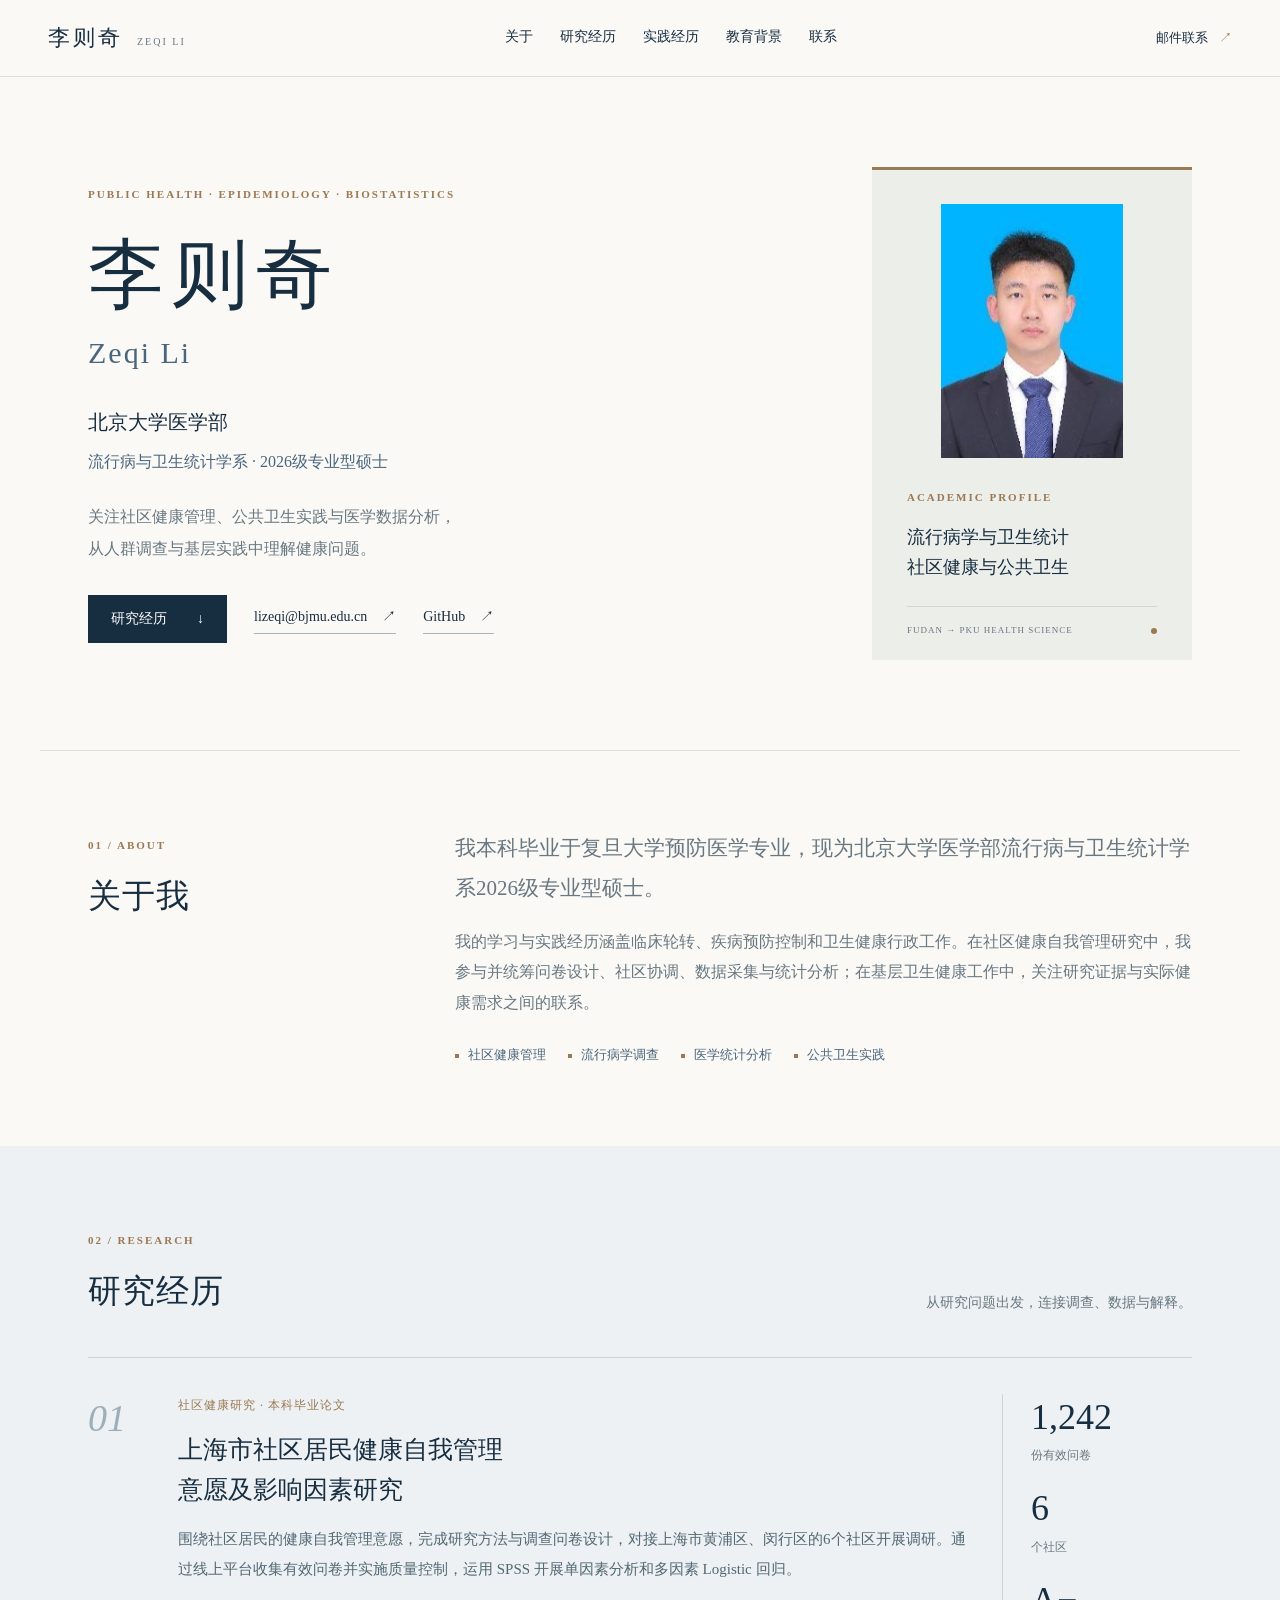
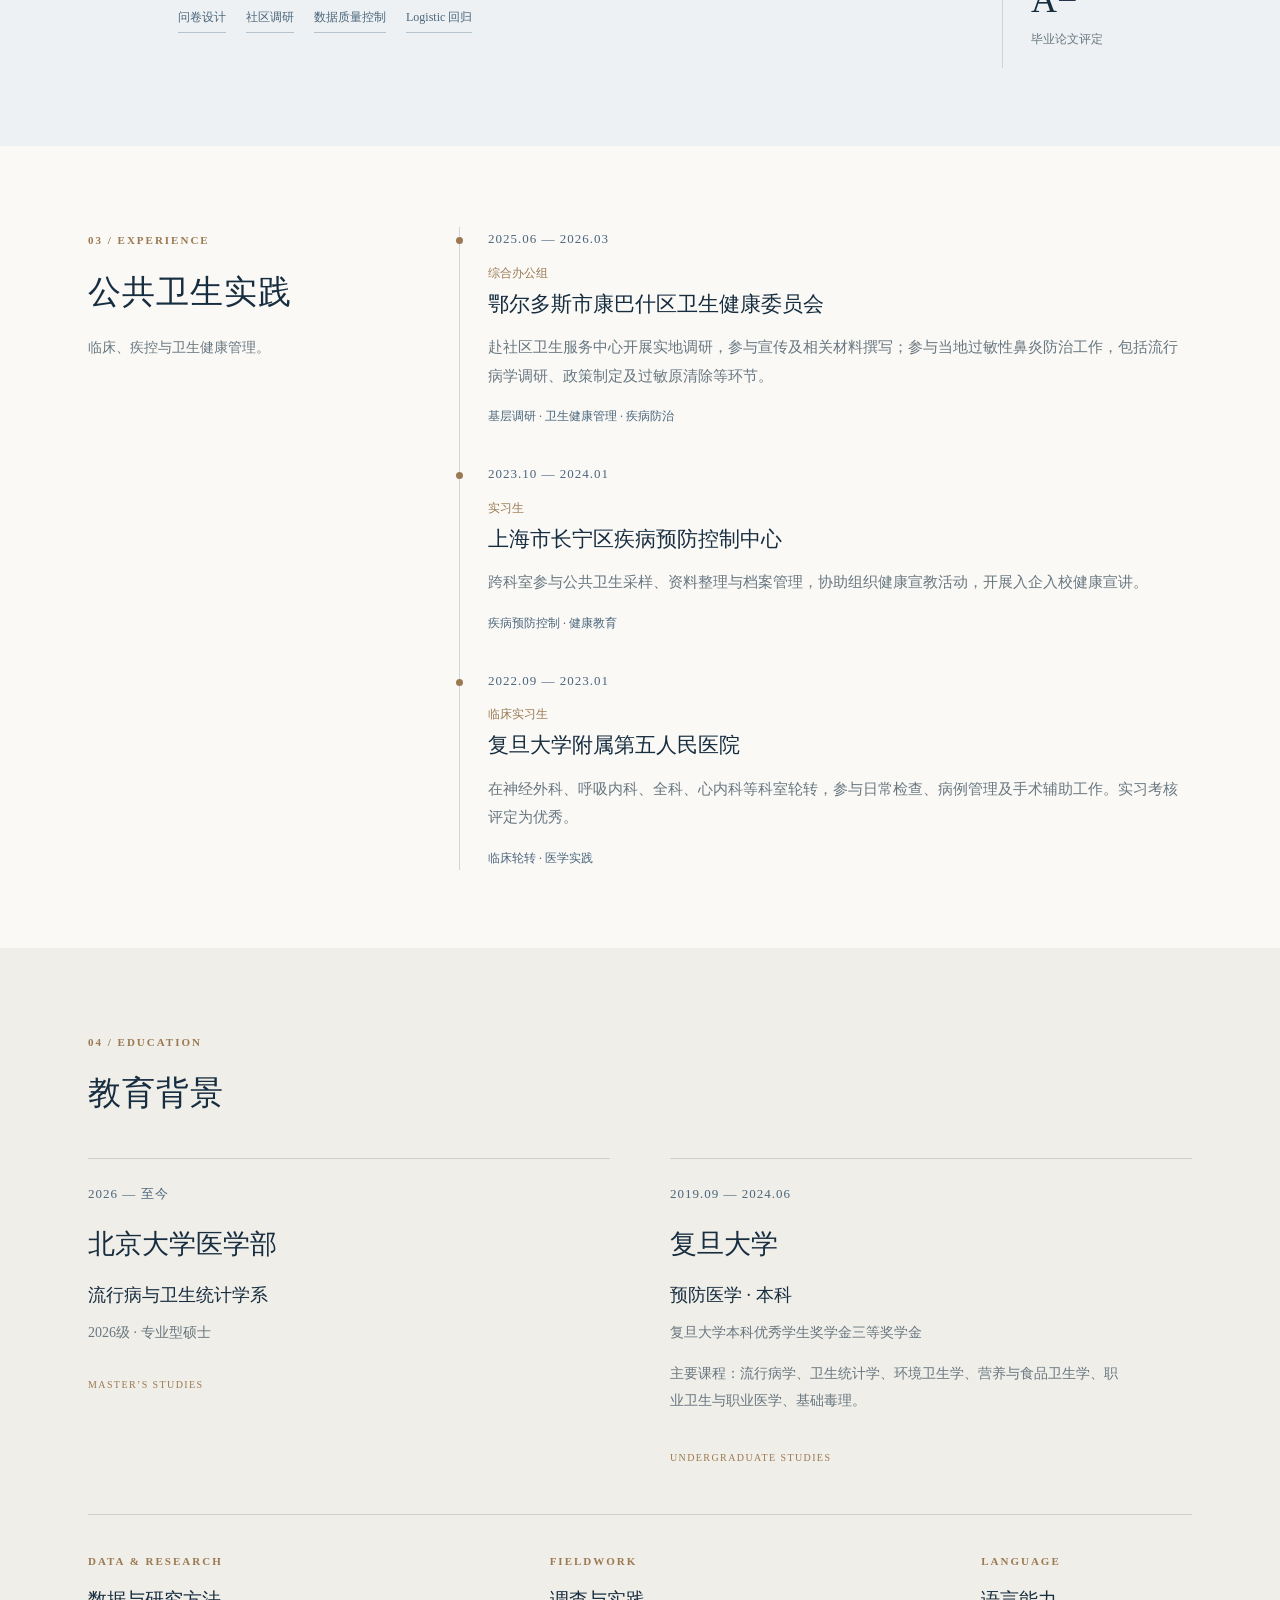
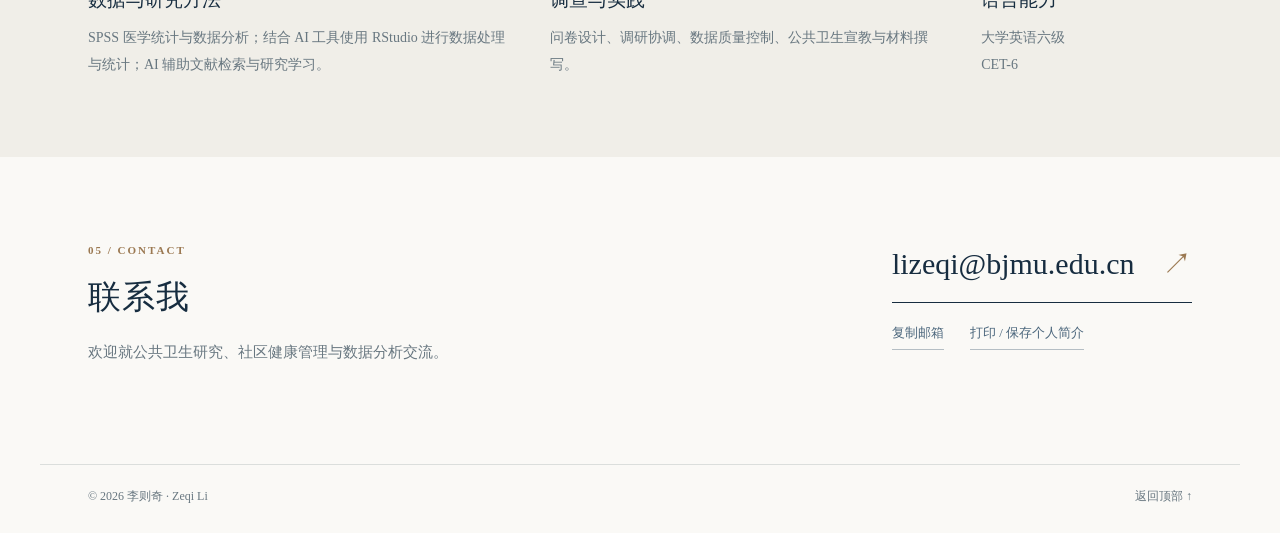
<file: index.html>
<!doctype html>
<html lang="zh-CN"><head><meta charset="utf-8"><meta name="viewport" content="width=device-width,initial-scale=1"><meta name="description" content="李则奇的个人主页。北京大学医学部流行病与卫生统计学系2026级专业型硕士，关注社区健康管理、公共卫生实践与医学数据分析。"><meta name="theme-color" content="#172d40"><title>李则奇 | Zeqi Li</title><link rel="icon" href="assets/favicon.svg" type="image/svg+xml"><link rel="stylesheet" href="style.css"></head>
<body><a href="#main" class="skip">跳到正文</a><header class="site-header"><a href="#top" class="wordmark" aria-label="李则奇 首页">李则奇<span>ZEQI LI</span></a><nav aria-label="主要导航"><a href="#about">关于</a><a href="#research">研究经历</a><a href="#experience">实践经历</a><a href="#education">教育背景</a><a href="#contact">联系</a></nav><a class="header-contact" href="mailto:lizeqi@bjmu.edu.cn">邮件联系 <span>↗</span></a></header>
<main id="main"><section id="top" class="hero container"><div class="hero-main"><p class="eyebrow">PUBLIC HEALTH · EPIDEMIOLOGY · BIOSTATISTICS</p><h1>李则奇<span>Zeqi Li</span></h1><p class="affiliation">北京大学医学部<br><span>流行病与卫生统计学系 · 2026级专业型硕士</span></p><p class="hero-description">关注社区健康管理、公共卫生实践与医学数据分析，<br class="desktop-break">从人群调查与基层实践中理解健康问题。</p><div class="hero-actions"><a class="button primary" href="#research">研究经历 <span>↓</span></a><a class="text-link" href="mailto:lizeqi@bjmu.edu.cn">lizeqi@bjmu.edu.cn <span>↗</span></a><a class="text-link" href="https://github.com/li1210597157-blip">GitHub <span aria-hidden="true">↗</span></a></div></div><aside class="profile-panel" aria-label="个人简介"><div class="portrait-wrap"><img src="assets/portrait.jpg" width="203" height="284" alt="李则奇的个人照片"></div><div class="profile-caption"><span class="small-label">ACADEMIC PROFILE</span><p>流行病学与卫生统计<br>社区健康与公共卫生</p></div><div class="profile-foot"><span>FUDAN → PKU HEALTH SCIENCE</span><i aria-hidden="true"></i></div></aside></section>
<section id="about" class="container about section"><div class="section-index"><span>01 / ABOUT</span><h2>关于我</h2></div><div class="about-content"><p class="intro">我本科毕业于复旦大学预防医学专业，现为北京大学医学部流行病与卫生统计学系2026级专业型硕士。</p><p>我的学习与实践经历涵盖临床轮转、疾病预防控制和卫生健康行政工作。在社区健康自我管理研究中，我参与并统筹问卷设计、社区协调、数据采集与统计分析；在基层卫生健康工作中，关注研究证据与实际健康需求之间的联系。</p><div class="focus-list" aria-label="关注方向"><span>社区健康管理</span><span>流行病学调查</span><span>医学统计分析</span><span>公共卫生实践</span></div></div></section>
<section id="research" class="research-band"><div class="container section"><div class="section-top"><div class="section-index"><span>02 / RESEARCH</span><h2>研究经历</h2></div><p class="section-note">从研究问题出发，连接调查、数据与解释。</p></div><article class="research-project"><div class="project-number">01</div><div class="project-main"><p class="project-type">社区健康研究 · 本科毕业论文</p><h3>上海市社区居民健康自我管理<br class="desktop-break">意愿及影响因素研究</h3><p>围绕社区居民的健康自我管理意愿，完成研究方法与调查问卷设计，对接上海市黄浦区、闵行区的6个社区开展调研。通过线上平台收集有效问卷并实施质量控制，运用 SPSS 开展单因素分析和多因素 Logistic 回归。</p><div class="project-methods"><span>问卷设计</span><span>社区调研</span><span>数据质量控制</span><span>Logistic 回归</span></div></div><aside class="project-facts"><div><strong>1,242</strong><span>份有效问卷</span></div><div><strong>6</strong><span>个社区</span></div><div><strong>A−</strong><span>毕业论文评定</span></div></aside></article></div></section>
<section id="experience" class="container section experience"><div class="section-index"><span>03 / EXPERIENCE</span><h2>公共卫生实践</h2><p class="section-note">临床、疾控与卫生健康管理。</p></div><div class="timeline"><article><div class="time">2025.06 — 2026.03</div><div class="timeline-content"><p class="role">综合办公组</p><h3>鄂尔多斯市康巴什区卫生健康委员会</h3><p>赴社区卫生服务中心开展实地调研，参与宣传及相关材料撰写；参与当地过敏性鼻炎防治工作，包括流行病学调研、政策制定及过敏原清除等环节。</p><span class="experience-tag">基层调研 · 卫生健康管理 · 疾病防治</span></div></article><article><div class="time">2023.10 — 2024.01</div><div class="timeline-content"><p class="role">实习生</p><h3>上海市长宁区疾病预防控制中心</h3><p>跨科室参与公共卫生采样、资料整理与档案管理，协助组织健康宣教活动，开展入企入校健康宣讲。</p><span class="experience-tag">疾病预防控制 · 健康教育</span></div></article><article><div class="time">2022.09 — 2023.01</div><div class="timeline-content"><p class="role">临床实习生</p><h3>复旦大学附属第五人民医院</h3><p>在神经外科、呼吸内科、全科、心内科等科室轮转，参与日常检查、病例管理及手术辅助工作。实习考核评定为优秀。</p><span class="experience-tag">临床轮转 · 医学实践</span></div></article></div></section>
<section id="education" class="education-band"><div class="container section"><div class="section-top"><div class="section-index"><span>04 / EDUCATION</span><h2>教育背景</h2></div></div><div class="education-grid"><article class="education-item"><p class="education-date">2026 — 至今</p><h3>北京大学医学部</h3><p class="degree">流行病与卫生统计学系</p><p class="muted">2026级 · 专业型硕士</p><span class="education-label">MASTER’S STUDIES</span></article><article class="education-item"><p class="education-date">2019.09 — 2024.06</p><h3>复旦大学</h3><p class="degree">预防医学 · 本科</p><p class="muted">复旦大学本科优秀学生奖学金三等奖学金</p><p class="courses">主要课程：流行病学、卫生统计学、环境卫生学、营养与食品卫生学、职业卫生与职业医学、基础毒理。</p><span class="education-label">UNDERGRADUATE STUDIES</span></article></div><div class="skills"><div><span class="small-label">DATA & RESEARCH</span><h3>数据与研究方法</h3><p>SPSS 医学统计与数据分析；结合 AI 工具使用 RStudio 进行数据处理与统计；AI 辅助文献检索与研究学习。</p></div><div><span class="small-label">FIELDWORK</span><h3>调查与实践</h3><p>问卷设计、调研协调、数据质量控制、公共卫生宣教与材料撰写。</p></div><div><span class="small-label">LANGUAGE</span><h3>语言能力</h3><p>大学英语六级<br>CET-6</p></div></div></div></section>
<section id="contact" class="container section contact"><div><p class="eyebrow">05 / CONTACT</p><h2>联系我</h2><p>欢迎就公共卫生研究、社区健康管理与数据分析交流。</p></div><div class="contact-details"><a class="email-link" href="mailto:lizeqi@bjmu.edu.cn">lizeqi@bjmu.edu.cn <span>↗</span></a><div class="contact-actions"><button id="copy-email" type="button">复制邮箱</button><button id="print-profile" type="button">打印 / 保存个人简介</button></div><p id="copy-status" role="status" aria-live="polite"></p></div></section></main><footer class="container"><span>© 2026 李则奇 · Zeqi Li</span><a href="#top">返回顶部 ↑</a></footer><script src="app.js"></script></body></html>
</file>
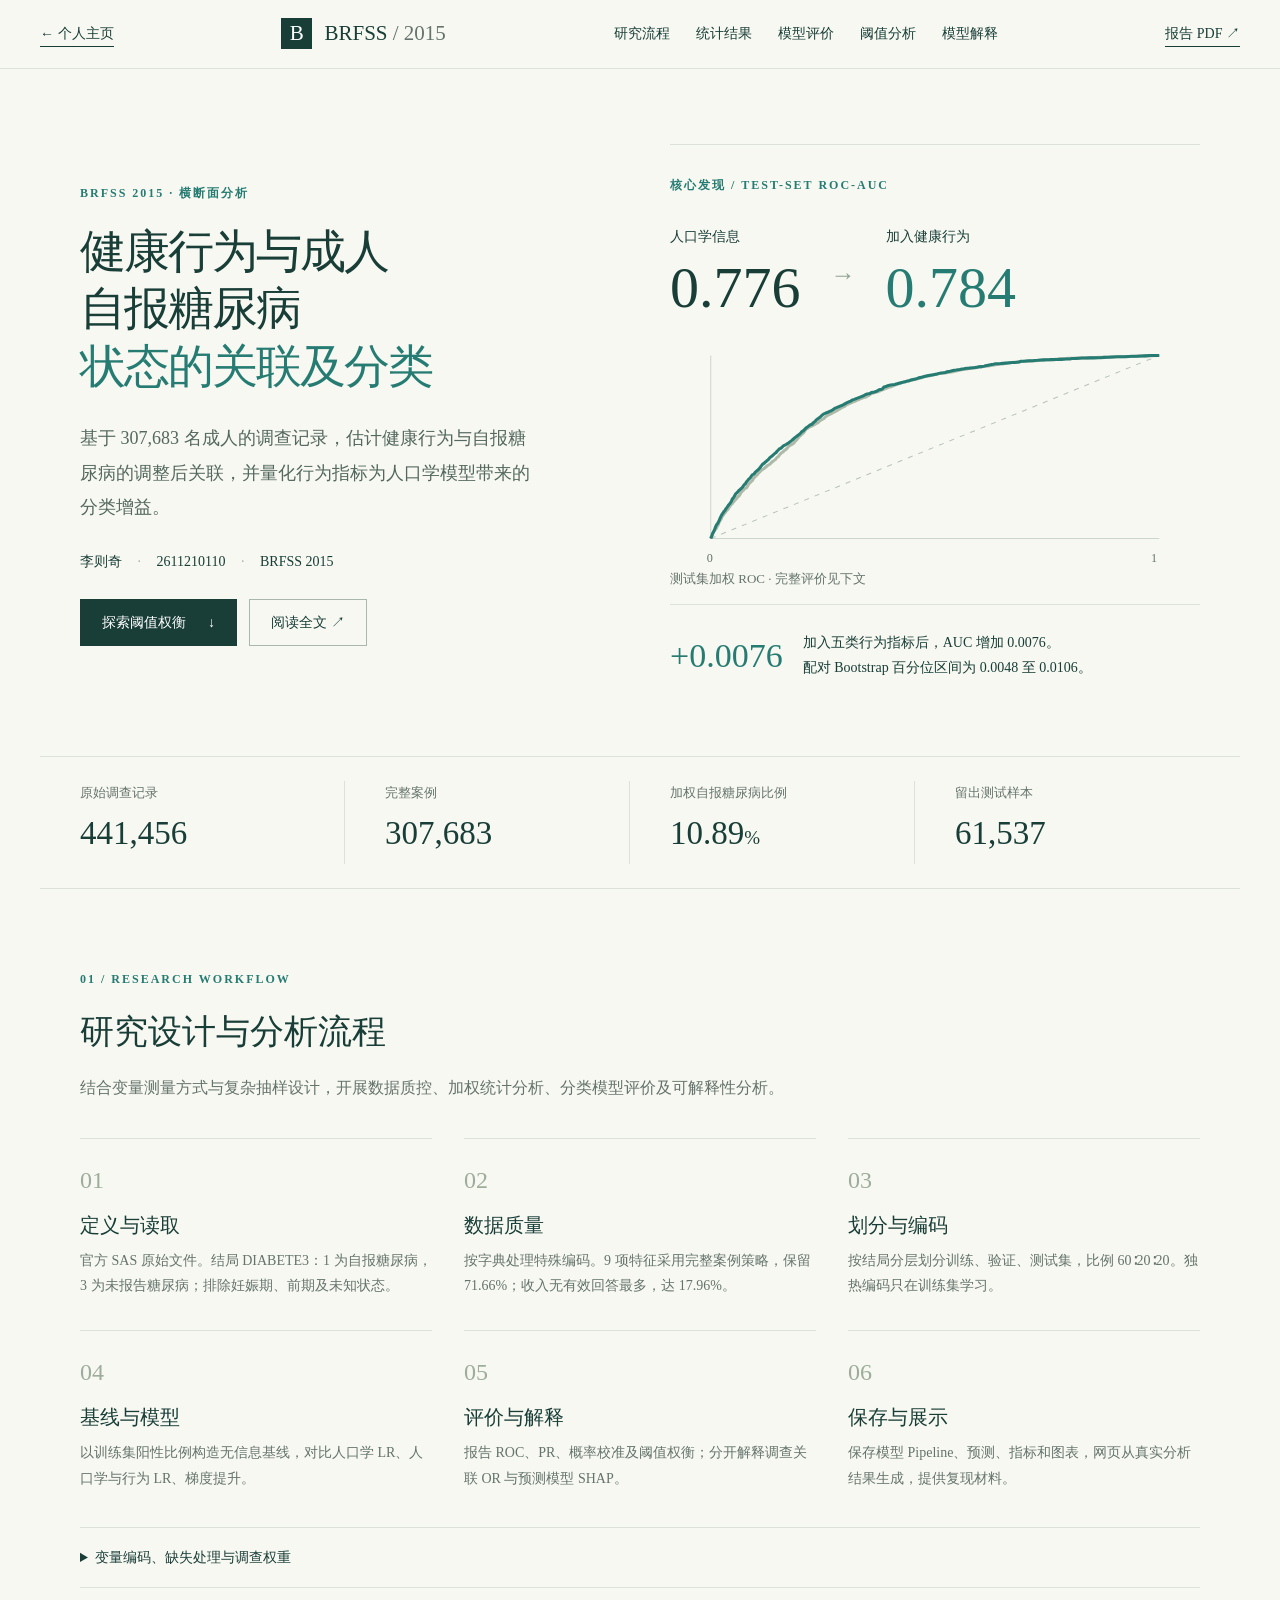
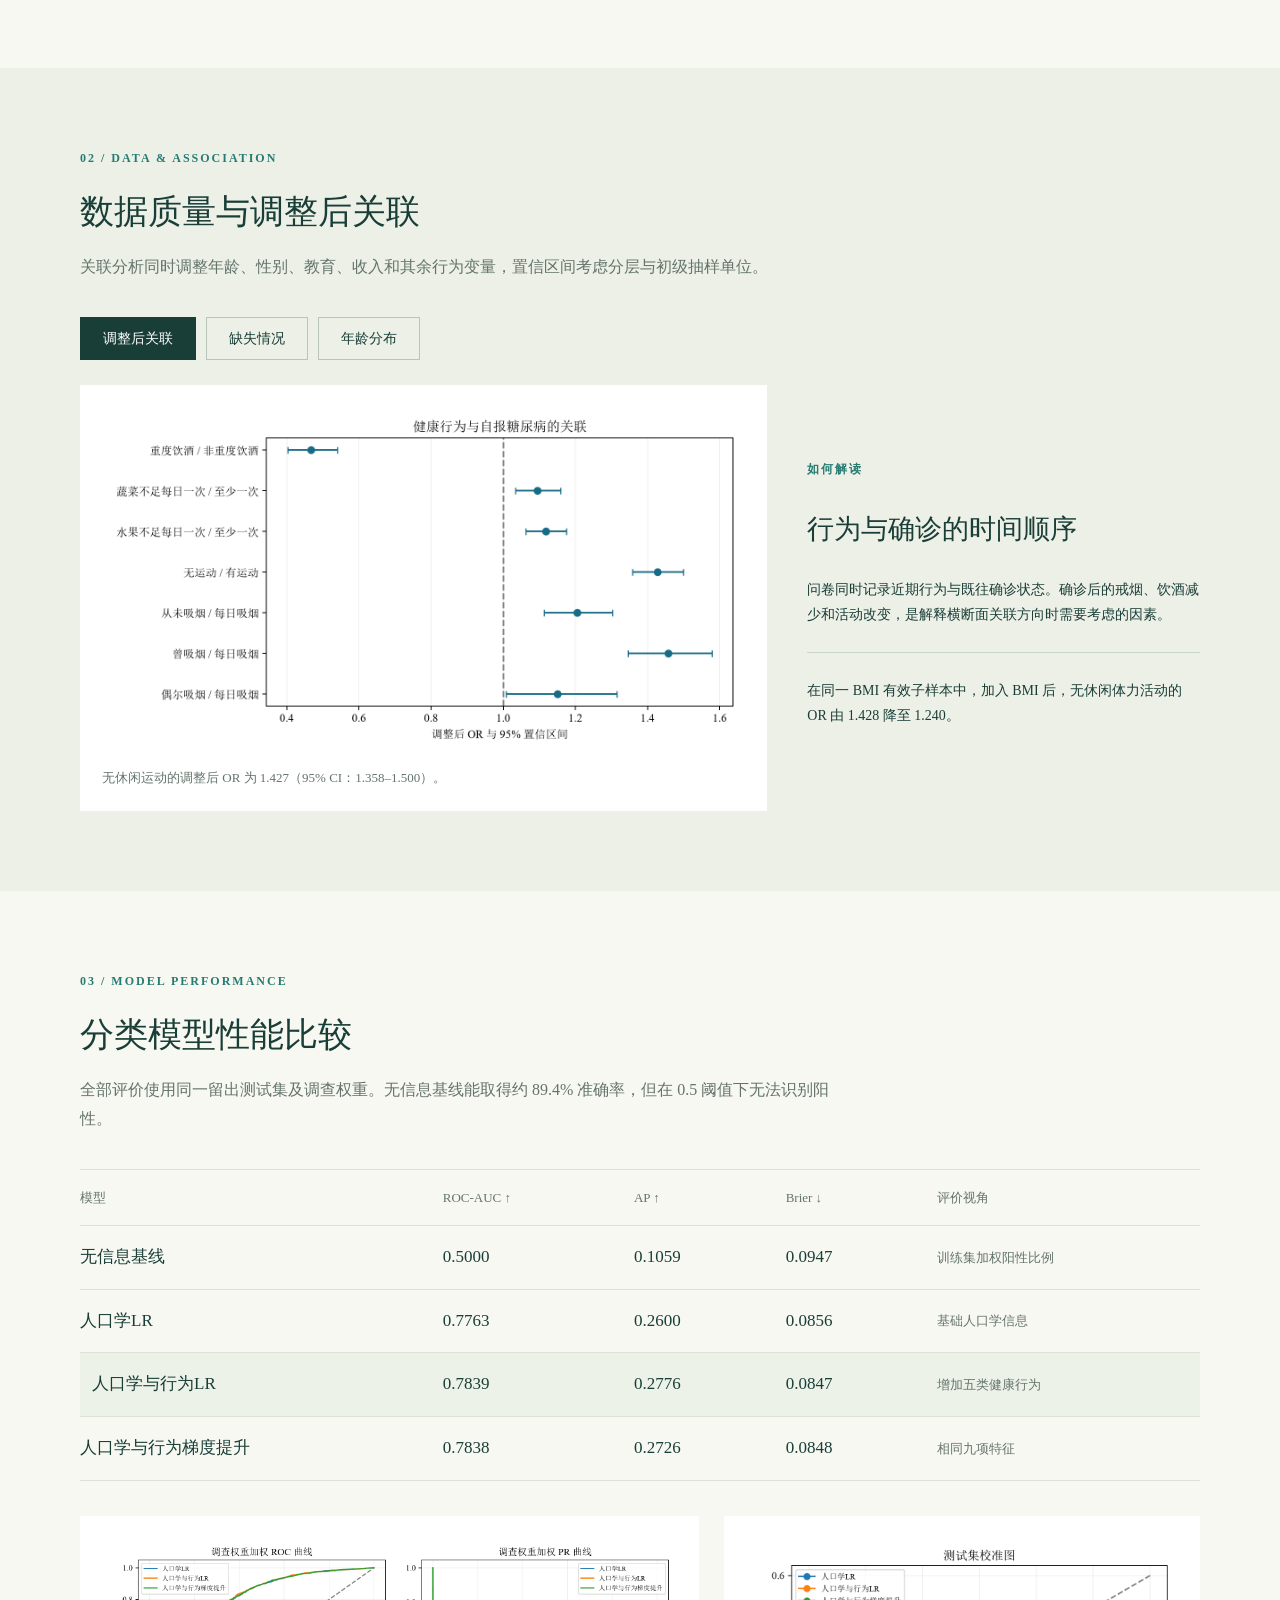
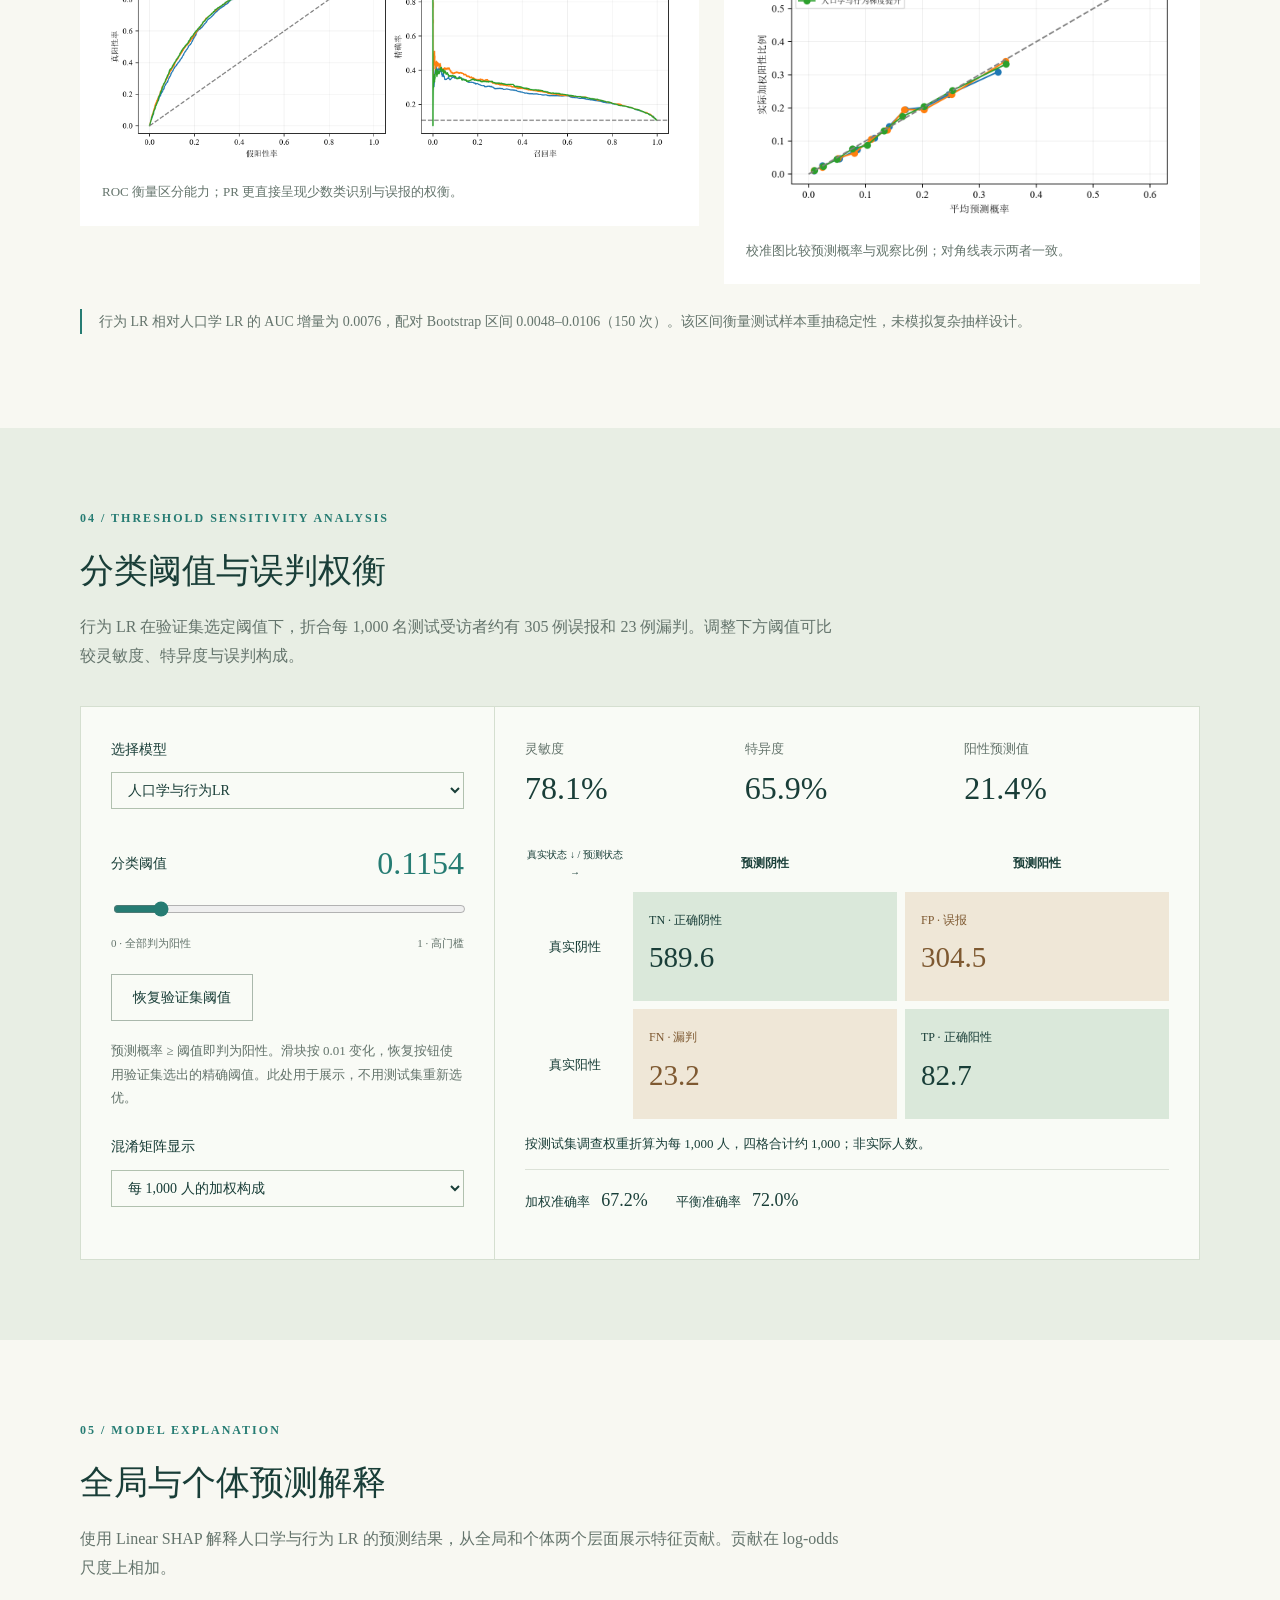
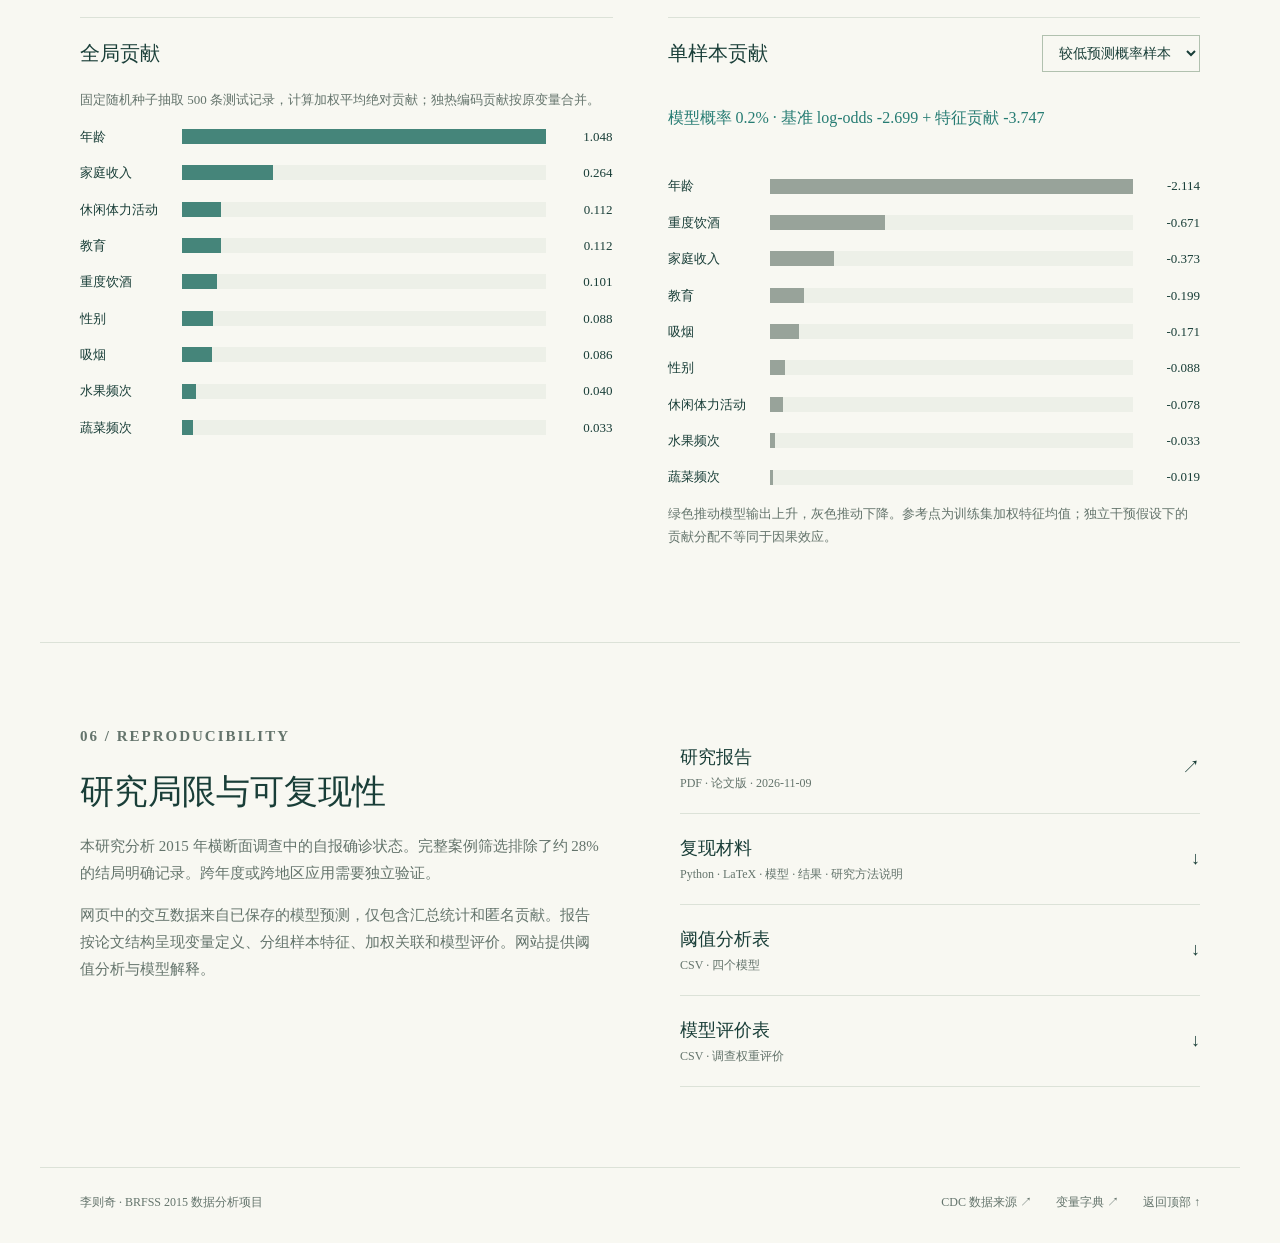
<file: brfss-2015/index.html>
<!doctype html>
<html lang="zh-CN"><head><meta charset="utf-8"><meta name="viewport" content="width=device-width,initial-scale=1"><meta name="description" content="基于BRFSS 2015的健康行为与成人自报糖尿病研究。探索研究流程、调查加权结果、模型评价与阈值权衡。"><title>健康行为与糖尿病 · BRFSS 2015</title><link rel="stylesheet" href="style.css"></head>
<body><a class="skip" href="#main">跳到正文</a><header><a class="top-download" href="../">← 个人主页</a><a class="brand" href="#top"><span class="brand-mark">B</span> BRFSS <span class="muted">/ 2015</span></a><nav aria-label="主要导航"><a href="#workflow">研究流程</a><a href="#results">统计结果</a><a href="#models">模型评价</a><a href="#threshold">阈值分析</a><a href="#explain">模型解释</a></nav><a class="top-download" href="downloads/report.pdf?v=20261109" target="_blank" rel="noopener">报告 PDF ↗</a></header>
<main id="main"><section class="hero wrap" id="top"><div><p class="eyebrow">BRFSS 2015 · 横断面分析</p><h1>健康行为与成人<br>自报糖尿病<br><em>状态的关联及分类</em></h1><p class="lead">基于 307,683 名成人的调查记录，估计健康行为与自报糖尿病的调整后关联，并量化行为指标为人口学模型带来的分类增益。</p><p class="byline">李则奇 <span>·</span> 2611210110 <span>·</span> BRFSS 2015</p><div class="actions"><a class="button primary" href="#threshold">探索阈值权衡 <span>↓</span></a><a class="button" href="downloads/report.pdf?v=20261109" target="_blank" rel="noopener">阅读全文 ↗</a></div></div><div class="hero-visual"><p class="eyebrow">核心发现 / TEST-SET ROC-AUC</p><div class="auc-pair"><div><span>人口学信息</span><strong>0.776</strong></div><span class="arrow">→</span><div><span>加入健康行为</span><strong class="teal">0.784</strong></div></div><img class="hero-chart" src="assets/hero-roc.svg" alt="人口学LR和行为LR的加权ROC曲线，行为模型AUC为0.784"><p class="small muted">测试集加权 ROC · 完整评价见下文</p><div class="finding"><span>+0.0076</span><p>加入五类行为指标后，AUC 增加 0.0076。<br>配对 Bootstrap 百分位区间为 0.0048 至 0.0106。</p></div></div></section>
<div class="stats wrap"><div><span>原始调查记录</span><strong>441,456</strong></div><div><span>完整案例</span><strong>307,683</strong></div><div><span>加权自报糖尿病比例</span><strong>10.89<small>%</small></strong></div><div><span>留出测试样本</span><strong>61,537</strong></div></div>
<section class="wrap section" id="workflow"><div class="section-heading"><p class="eyebrow">01 / RESEARCH WORKFLOW</p><h2>研究设计与分析流程</h2><p>结合变量测量方式与复杂抽样设计，开展数据质控、加权统计分析、分类模型评价及可解释性分析。</p></div><div class="workflow"><article><b>01</b><h3>定义与读取</h3><p>官方 SAS 原始文件。结局 DIABETE3：1 为自报糖尿病，3 为未报告糖尿病；排除妊娠期、前期及未知状态。</p></article><article><b>02</b><h3>数据质量</h3><p>按字典处理特殊编码。9 项特征采用完整案例策略，保留 71.66%；收入无有效回答最多，达 17.96%。</p></article><article><b>03</b><h3>划分与编码</h3><p>按结局分层划分训练、验证、测试集，比例 60∶20∶20。独热编码只在训练集学习。</p></article><article><b>04</b><h3>基线与模型</h3><p>以训练集阳性比例构造无信息基线，对比人口学 LR、人口学与行为 LR、梯度提升。</p></article><article><b>05</b><h3>评价与解释</h3><p>报告 ROC、PR、概率校准及阈值权衡；分开解释调查关联 OR 与预测模型 SHAP。</p></article><article><b>06</b><h3>保存与展示</h3><p>保存模型 Pipeline、预测、指标和图表，网页从真实分析结果生成，提供复现材料。</p></article></div><details><summary>变量编码、缺失处理与调查权重</summary><p>主要预测特征按原始类别进行独热编码，编码器仅在训练集拟合。主分析采用完整案例策略，并评估样本筛选及缺失选择的影响。模型训练和性能评价使用 BRFSS 调查权重；分类阈值在验证集中按约登指数确定，测试集用于最终评价。</p></details></section>
<section class="tinted" id="results"><div class="wrap section"><div class="section-heading"><p class="eyebrow">02 / DATA & ASSOCIATION</p><h2>数据质量与调整后关联</h2><p>关联分析同时调整年龄、性别、教育、收入和其余行为变量，置信区间考虑分层与初级抽样单位。</p></div><div class="plot-tabs" role="group" aria-label="统计图选择"><button class="active" data-figure="association" aria-pressed="true">调整后关联</button><button data-figure="missingness" aria-pressed="false">缺失情况</button><button data-figure="age" aria-pressed="false">年龄分布</button></div><div class="result-layout"><figure class="plot"><img id="stat-figure" src="assets/association.png" alt="健康行为调整后优势比及95%置信区间"><figcaption id="stat-caption">无休闲运动的调整后 OR 为 1.427（95% CI：1.358–1.500）。</figcaption></figure><aside class="result-note"><span class="eyebrow">如何解读</span><h3 id="stat-title">行为与确诊的时间顺序</h3><p id="stat-text">问卷同时记录近期行为与既往确诊状态。确诊后的戒烟、饮酒减少和活动改变，是解释横断面关联方向时需要考虑的因素。</p><div class="rule"></div><p>在同一 BMI 有效子样本中，加入 BMI 后，无休闲体力活动的 OR 由 1.428 降至 1.240。</p></aside></div></div></section>
<section class="wrap section" id="models"><div class="section-heading"><p class="eyebrow">03 / MODEL PERFORMANCE</p><h2>分类模型性能比较</h2><p>全部评价使用同一留出测试集及调查权重。无信息基线能取得约 89.4% 准确率，但在 0.5 阈值下无法识别阳性。</p></div><div class="table-scroll"><table><caption class="sr-only">测试集模型比较</caption><thead><tr><th>模型</th><th>ROC-AUC ↑</th><th>AP ↑</th><th>Brier ↓</th><th>评价视角</th></tr></thead><tbody id="model-table"></tbody></table></div><div class="two-plots"><figure class="plot"><img src="assets/performance.png" alt="三模型的加权ROC曲线与PR曲线" loading="lazy"><figcaption>ROC 衡量区分能力；PR 更直接呈现少数类识别与误报的权衡。</figcaption></figure><figure class="plot"><img src="assets/calibration.png" alt="三模型预测概率的校准图" loading="lazy"><figcaption>校准图比较预测概率与观察比例；对角线表示两者一致。</figcaption></figure></div><p class="method-note">行为 LR 相对人口学 LR 的 AUC 增量为 0.0076，配对 Bootstrap 区间 0.0048–0.0106（150 次）。该区间衡量测试样本重抽稳定性，未模拟复杂抽样设计。</p></section>
<section class="experiment" id="threshold"><div class="wrap section"><div class="section-heading"><p class="eyebrow">04 / THRESHOLD SENSITIVITY ANALYSIS</p><h2>分类阈值与误判权衡</h2><p>行为 LR 在验证集选定阈值下，折合每 1,000 名测试受访者约有 305 例误报和 23 例漏判。调整下方阈值可比较灵敏度、特异度与误判构成。</p></div><div class="lab"><div class="controls"><label for="model-select">选择模型</label><select id="model-select"><option>人口学与行为LR</option><option>人口学LR</option><option>人口学与行为梯度提升</option><option>无信息基线</option></select><div class="range-label"><label for="threshold-range">分类阈值</label><output id="threshold-output" for="threshold-range">0.1154</output></div><input id="threshold-range" type="range" min="0" max="100" value="12" aria-describedby="threshold-help"><div class="range-ends"><span>0 · 全部判为阳性</span><span>1 · 高门槛</span></div><button class="button" id="reset-threshold">恢复验证集阈值</button><p class="small" id="threshold-help">预测概率 ≥ 阈值即判为阳性。滑块按 0.01 变化，恢复按钮使用验证集选出的精确阈值。此处用于展示，不用测试集重新选优。</p><label for="matrix-mode">混淆矩阵显示</label><select id="matrix-mode"><option value="weighted">每 1,000 人的加权构成</option><option value="counts">测试集实际记录数</option></select></div><div class="lab-result"><div class="metric-strip"><div><span>灵敏度</span><strong id="sensitivity"></strong></div><div><span>特异度</span><strong id="specificity"></strong></div><div><span>阳性预测值</span><strong id="ppv"></strong></div></div><div class="matrix-labels"><span>真实状态 ↓ / 预测状态 →</span><b>预测阴性</b><b>预测阳性</b></div><div class="matrix"><b>真实阴性</b><div class="correct"><span>TN · 正确阴性</span><strong id="tn"></strong></div><div class="error"><span>FP · 误报</span><strong id="fp"></strong></div><b>真实阳性</b><div class="error"><span>FN · 漏判</span><strong id="fn"></strong></div><div class="correct"><span>TP · 正确阳性</span><strong id="tp"></strong></div></div><p id="matrix-note" class="small"></p><div class="lab-footer"><span>加权准确率 <b id="accuracy"></b></span><span>平衡准确率 <b id="balanced"></b></span></div><p id="live-summary" class="sr-only" aria-live="polite"></p></div></div></div></section>
<section class="wrap section" id="explain"><div class="section-heading"><p class="eyebrow">05 / MODEL EXPLANATION</p><h2>全局与个体预测解释</h2><p>使用 Linear SHAP 解释人口学与行为 LR 的预测结果，从全局和个体两个层面展示特征贡献。贡献在 log-odds 尺度上相加。</p></div><div class="explanation-grid"><article><h3>全局贡献</h3><p class="small muted">固定随机种子抽取 500 条测试记录，计算加权平均绝对贡献；独热编码贡献按原变量合并。</p><div id="importance-bars"></div></article><article><div class="explain-head"><h3>单样本贡献</h3><select id="case-select" aria-label="选择解释样本"><option value="0">较低预测概率样本</option><option value="1">较高预测概率样本</option></select></div><p id="case-prob" class="case-prob"></p><div id="case-bars"></div><p class="small muted">绿色推动模型输出上升，灰色推动下降。参考点为训练集加权特征均值；独立干预假设下的贡献分配不等同于因果效应。</p></article></div></section>
<section class="wrap section closing" id="downloads"><div><p class="eyebrow">06 / REPRODUCIBILITY</p><h2>研究局限与可复现性</h2><p>本研究分析 2015 年横断面调查中的自报确诊状态。完整案例筛选排除了约 28% 的结局明确记录。跨年度或跨地区应用需要独立验证。</p><p class="small muted">网页中的交互数据来自已保存的模型预测，仅包含汇总统计和匿名贡献。报告按论文结构呈现变量定义、分组样本特征、加权关联和模型评价。网站提供阈值分析与模型解释。</p></div><div class="download-list"><a href="downloads/report.pdf?v=20261109" target="_blank" rel="noopener"><span>研究报告<small>PDF · 论文版 · 2026-11-09</small></span>↗</a><a href="downloads/reproducible-project.zip?v=20261109" download><span>复现材料<small>Python · LaTeX · 模型 · 结果 · 研究方法说明</small></span>↓</a><a href="downloads/threshold_analysis.csv" download><span>阈值分析表<small>CSV · 四个模型</small></span>↓</a><a href="downloads/website_model_metrics.csv" download><span>模型评价表<small>CSV · 调查权重评价</small></span>↓</a></div></section>
<footer class="wrap"><span>李则奇 · BRFSS 2015 数据分析项目</span><div><a href="https://www.cdc.gov/brfss/annual_data/annual_2015.html" target="_blank" rel="noopener">CDC 数据来源 ↗</a><a href="https://www.cdc.gov/brfss/annual_data/2015/pdf/codebook15_llcp.pdf" target="_blank" rel="noopener">变量字典 ↗</a><a href="#top">返回顶部 ↑</a></div></footer></main><script src="assets/data.js"></script><script src="app.js?v=20261109"></script></body></html>
</file>
<file: style.css>
:root{--ink:#172d40;--blue:#4b667c;--paper:#faf9f6;--muted:#687780;--line:#dbdedc;--gold:#9b7952;--serif:"Times New Roman",SimSun,serif}*{box-sizing:border-box}html{scroll-behavior:smooth;scroll-padding-top:95px}body{margin:0;background:var(--paper);color:var(--ink);font-family:var(--serif);font-size:16px;line-height:1.9}a{color:inherit;text-decoration:none}button{font:inherit;cursor:pointer}a:focus-visible,button:focus-visible{outline:3px solid var(--gold);outline-offset:6px}::selection{background:#dce6ed}.container{max-width:1200px;margin:0 auto;padding-left:48px;padding-right:48px}.site-header{position:sticky;top:0;z-index:20;background:#faf9f6f5;backdrop-filter:blur(12px);display:flex;align-items:center;justify-content:space-between;gap:25px;padding:17px 48px;border-bottom:1px solid var(--line)}.wordmark{font-size:22px;letter-spacing:3px;white-space:nowrap}.wordmark>span{font-size:10px;letter-spacing:2px;padding-left:14px;color:var(--muted)}nav{display:flex;gap:27px;white-space:nowrap;font-size:14px}nav a{border-bottom:1px solid transparent}nav a:hover{border-bottom-color:var(--gold)}.header-contact{font-size:13px;white-space:nowrap}.header-contact>span{margin-left:8px;color:var(--gold)}.hero{display:grid;grid-template-columns:1.7fr 1fr;gap:80px;align-items:center;padding-top:90px;padding-bottom:90px;min-height:650px}.eyebrow,.small-label{font-size:11px;letter-spacing:2px;color:var(--gold);font-weight:bold}.eyebrow{margin:0 0 25px}h1{font-size:76px;line-height:1.2;font-weight:500;letter-spacing:8px;margin:0 0 32px}h1>span{display:block;font-size:30px;font-weight:400;letter-spacing:2px;color:var(--blue);margin-top:14px}.affiliation{font-size:20px;line-height:1.9;margin:0 0 22px}.affiliation>span{font-size:16px;color:var(--blue)}.hero-description{font-size:16px;color:var(--muted);line-height:2}.hero-actions{display:flex;gap:27px;align-items:center;margin-top:30px;flex-wrap:wrap}.button{display:inline-flex;gap:30px;align-items:center;border:1px solid var(--ink);padding:10px 22px;font-size:14px}.primary{background:var(--ink);color:white}.primary:hover{background:var(--blue)}.text-link{font-size:14px;display:inline-flex;gap:15px;align-items:center;border-bottom:1px solid #a9b4bb;padding-bottom:3px}.text-link:hover{color:var(--gold)}.profile-panel{position:relative;background:#eceeea;padding:34px 35px 21px;max-width:320px;margin-left:auto;width:100%;border-top:3px solid var(--gold)}.portrait-wrap{margin:0 auto;width:182px;line-height:0;background:#d2e4ee}.portrait-wrap img{display:block;width:182px;height:auto}.profile-caption{padding-top:23px}.profile-caption p{font-size:18px;line-height:1.7;margin:10px 0 23px}.profile-foot{border-top:1px solid #d1d6d0;padding-top:15px;display:flex;align-items:center;justify-content:space-between;gap:10px}.profile-foot span{font-size:9px;letter-spacing:1px;color:var(--muted)}.profile-foot i{display:block;width:6px;height:6px;border-radius:50%;background:var(--gold)}.section{padding-top:78px;padding-bottom:78px}.section-index>span{font-size:11px;letter-spacing:2px;color:var(--gold);font-weight:bold}.section-index h2,h2{font-size:33px;font-weight:500;line-height:1.5;margin:13px 0 0;letter-spacing:1px}h3{font-size:23px;line-height:1.6;font-weight:500;margin:10px 0 14px}.about{display:grid;grid-template-columns:1fr 2.4fr;gap:60px;border-top:1px solid var(--line)}.about-content>.intro{font-size:21px;line-height:1.9;margin:0 0 18px}.about-content>p{font-size:16px;color:var(--muted);margin:0}.focus-list{display:flex;gap:14px 22px;flex-wrap:wrap;margin-top:25px;font-size:13px;color:var(--blue)}.focus-list>span:before{content:"";display:inline-block;width:4px;height:4px;background:var(--gold);margin-right:9px;vertical-align:middle}.research-band{background:#edf1f3}.section-top{display:flex;justify-content:space-between;gap:30px;align-items:end;margin-bottom:40px}.section-note{font-size:14px;color:var(--muted);margin:0;line-height:1.9}.research-project{display:grid;grid-template-columns:60px 1fr 190px;gap:30px;padding:36px 0;border-top:1px solid #cbd4d9}.research-project:last-child{padding-bottom:0}.project-number{font-size:38px;line-height:1.3;color:#9caeb9;font-style:italic}.project-type{font-size:12px;letter-spacing:1px;color:var(--gold);margin:0}.project-main>p:not(.project-type){font-size:15px;color:#526874;line-height:2;margin:0}.project-main h3{margin-top:14px;font-size:25px}.project-methods{display:flex;gap:10px 20px;flex-wrap:wrap;margin-top:22px;font-size:12px;color:var(--blue)}.project-methods span{border-bottom:1px solid #b5c4cc;padding-bottom:3px}.project-facts{border-left:1px solid #cbd4d9;padding-left:28px}.project-facts>div{margin-bottom:18px}.project-facts strong{font-weight:400;font-size:36px;display:block;line-height:1.3}.project-facts span{display:block;font-size:12px;color:var(--muted);margin-top:4px}.project-facts>p{font-size:12px;line-height:1.8;color:var(--muted);margin-top:20px}.project-links{display:flex;gap:24px;flex-wrap:wrap;margin-top:26px}.muted{color:var(--muted)}.experience{display:grid;grid-template-columns:1fr 2.4fr;gap:60px}.experience>.section-index .section-note{margin-top:18px}.timeline{padding-top:3px}.timeline article{position:relative;padding:0 0 34px 28px;border-left:1px solid #cfd6da;margin-left:4px}.timeline article:last-child{padding-bottom:0}.timeline article:before{content:"";position:absolute;width:7px;height:7px;left:-4px;top:10px;border-radius:50%;background:var(--gold)}.time{font-size:13px;color:var(--blue);letter-spacing:1px}.role{font-size:12px;color:var(--gold);margin:10px 0 3px}.timeline h3{font-size:21px;margin:0 0 12px}.timeline-content>p:not(.role){font-size:15px;color:var(--muted);line-height:1.9;margin:0}.experience-tag{font-size:12px;color:var(--blue);display:block;margin-top:15px}.education-band{background:#f0eee8}.education-grid{display:grid;grid-template-columns:1fr 1fr;gap:60px}.education-item{border-top:1px solid #cecfc8;padding-top:23px}.education-date{font-size:13px;letter-spacing:1px;color:var(--blue);margin:0}.education-item h3{font-size:27px;margin:16px 0 12px}.degree{font-size:18px;margin:0}.education-item>.muted{font-size:14px;margin:8px 0}.courses{font-size:14px;line-height:1.9;color:var(--muted);max-width:460px}.education-label{display:inline-block;font-size:10px;letter-spacing:1.4px;color:var(--gold);margin-top:20px}.skills{border-top:1px solid #cecfc8;display:grid;grid-template-columns:1.4fr 1.3fr .7fr;gap:40px;margin-top:42px;padding-top:30px}.skills h3{font-size:19px;margin:10px 0}.skills p{font-size:14px;color:var(--muted);line-height:1.9;margin:0}.contact{display:grid;grid-template-columns:1fr 1fr;gap:50px;align-items:center}.contact .eyebrow{margin-bottom:0}.contact p:not(.eyebrow){color:var(--muted);font-size:15px}.contact-details{justify-self:end}.email-link{font-size:30px;display:block;border-bottom:1px solid var(--ink);padding-bottom:10px}.email-link span{color:var(--gold);margin-left:20px}.contact-actions{display:flex;gap:26px;margin-top:18px}.contact-actions button{border:0;border-bottom:1px solid #b5bec4;padding:0 0 4px;background:transparent;color:var(--blue);font-size:13px}.contact-actions button:hover{color:var(--gold)}#copy-status{min-height:24px;font-size:12px;margin-bottom:0}footer{border-top:1px solid var(--line);padding-top:20px;padding-bottom:25px;display:flex;justify-content:space-between;font-size:12px;color:var(--muted)}.skip{position:fixed;top:-60px;background:white;color:var(--ink);padding:8px 18px;z-index:50}.skip:focus{top:0}@media(max-width:1000px){.container{padding-left:32px;padding-right:32px}.site-header{padding-left:32px;padding-right:32px}nav{gap:20px}.wordmark span{display:none}.hero{gap:45px}.profile-panel{padding-left:23px;padding-right:23px}.about,.experience{grid-template-columns:1fr 2.7fr;gap:35px}.research-project{grid-template-columns:45px 1fr 160px;gap:22px}.project-facts{padding-left:20px}.project-facts strong{font-size:31px}.email-link{font-size:26px}.education-grid{gap:35px}}@media(max-width:740px){html{scroll-padding-top:115px}.site-header{padding:13px 23px;flex-wrap:wrap;gap:10px}.wordmark{font-size:20px}.wordmark span{display:inline;font-size:9px;padding-left:10px}.header-contact{font-size:12px}nav{order:3;width:100%;gap:25px;overflow-x:auto;font-size:13px;padding-top:5px}.container{padding-left:24px;padding-right:24px}.hero{grid-template-columns:1fr;gap:35px;padding-top:45px;padding-bottom:45px;min-height:0}.eyebrow{font-size:9px;letter-spacing:1.6px}.hero h1{font-size:60px;margin-bottom:25px}.hero h1 span{font-size:25px}.affiliation{font-size:19px}.affiliation>span{font-size:14px}.hero-description{font-size:15px}.desktop-break{display:none}.hero-actions{gap:20px}.profile-panel{display:grid;grid-template-columns:115px 1fr;gap:20px;padding:20px;margin:0;max-width:none;align-items:center}.portrait-wrap,.portrait-wrap img{width:115px}.profile-caption{padding:0}.profile-caption p{font-size:15px;margin:10px 0 0}.profile-caption .small-label{font-size:9px;letter-spacing:1px}.profile-foot{grid-column:1/-1;padding-top:10px}.section{padding-top:50px;padding-bottom:50px}.about,.experience,.contact{grid-template-columns:1fr;gap:25px}h2,.section-index h2{font-size:29px}.about-content>.intro{font-size:19px}.section-top{display:block;margin-bottom:28px}.section-top>.section-note{margin-top:16px}.research-project{grid-template-columns:30px 1fr;gap:18px;padding:28px 0}.project-number{font-size:26px}.project-main h3{font-size:23px}.project-type{font-size:11px;letter-spacing:0}.project-main>p:not(.project-type){font-size:14px}.project-facts{grid-column:2;display:flex;flex-wrap:wrap;gap:20px;border-left:0;border-top:1px solid #cbd4d9;padding:20px 0 0}.project-facts>div{margin:0}.project-facts strong{font-size:29px}.project-facts>p{margin:0;align-self:center}.project-links{gap:18px}.project-links .text-link{font-size:13px}.education-grid{grid-template-columns:1fr;gap:30px}.education-item h3{font-size:24px}.education-label{margin-top:12px}.skills{grid-template-columns:1fr;gap:26px;margin-top:30px}.skills h3{margin:7px 0}.contact-details{justify-self:start;width:100%}.email-link{font-size:26px;word-break:break-word}.email-link span{margin-left:10px}.contact-actions{gap:22px}footer{font-size:11px}.time{font-size:12px}.timeline h3{font-size:20px}.timeline article{padding-left:22px}}@media(prefers-reduced-motion:reduce){html{scroll-behavior:auto}}@media print{@page{size:A4;margin:16mm}body{background:white;font-size:12pt;color:black;line-height:1.6}.site-header,.hero-actions,.profile-panel,.contact-actions,#copy-status,footer,.skip,.project-links,.section-note,.project-number{display:none!important}.container{padding-left:0;padding-right:0;max-width:none}.hero{display:block;min-height:0;padding:0 0 18px}.hero h1{font-size:24pt;letter-spacing:2px;margin:8px 0}.hero h1 span{display:inline;font-size:16pt;margin-left:20px}.eyebrow{font-size:9pt}.affiliation{font-size:12pt;margin-bottom:8px}.hero-description{font-size:12pt;margin:8px 0}.section{padding:20px 0}.about,.experience,.contact{display:block}.section-index h2,h2{font-size:16pt;margin:5px 0 12px}.section-index>span,.small-label{font-size:8pt}.about-content>.intro{font-size:12pt}.research-band,.education-band{background:white}.research-project{display:block;padding:18px 0;break-inside:avoid}.project-main h3,.timeline h3,.education-item h3{font-size:14pt}.project-facts{display:flex;gap:20px;border:0;padding:10px 0 0}.project-facts>div{margin:0}.project-facts strong{display:inline;font-size:12pt;font-weight:bold}.project-facts span{display:inline;font-size:10pt;margin-left:5px}.project-facts>p{display:none}.project-main>p:not(.project-type),.timeline-content>p:not(.role),.skills p{font-size:12pt}.project-methods,.focus-list{font-size:10pt}.timeline{margin-top:15px}.timeline article,.education-item,.skills>div{break-inside:avoid}.skills{grid-template-columns:1fr 1fr;gap:20px}.education-grid{gap:30px}.contact{padding-bottom:0}.contact p{margin:5px 0}.contact-details{margin-top:10px}.email-link{font-size:14pt;border:0}.email-link span{display:none}a{color:black}h2,h3{break-after:avoid}}
</file>
<file: brfss-2015/style.css>
:root{--ink:#193e38;--teal:#267c73;--paper:#f8f8f2;--line:#dce2d8;--muted:#64746c;--gold:#c7a254}*{box-sizing:border-box}html{scroll-behavior:smooth;scroll-padding-top:90px}body{margin:0;background:var(--paper);color:var(--ink);font-family:"Times New Roman",SimSun,serif;font-size:16px;line-height:1.8}a{color:inherit;text-decoration:none}button,select,input{font:inherit}button,a,select,input{touch-action:manipulation}button{cursor:pointer}a:focus-visible,button:focus-visible,select:focus-visible,input:focus-visible,summary:focus-visible{outline:3px solid #bc8436;outline-offset:5px}.wrap{max-width:1200px;margin:0 auto;padding-left:40px;padding-right:40px}header{position:sticky;top:0;background:#f8f8f2f5;backdrop-filter:blur(12px);z-index:5;display:flex;align-items:center;justify-content:space-between;padding:15px 40px;border-bottom:1px solid var(--line);gap:20px}.brand{font-size:21px;white-space:nowrap}.brand-mark{display:inline-grid;place-items:center;width:31px;height:31px;background:var(--ink);color:white;line-height:1;margin-right:7px}.muted{color:var(--muted)}nav{display:flex;gap:26px;font-size:14px}nav a:hover,footer a:hover{color:var(--teal);text-decoration:underline}.top-download{font-size:14px;border-bottom:1px solid var(--ink)}.hero{display:grid;grid-template-columns:1fr 1fr;gap:60px;padding-top:75px;padding-bottom:70px;align-items:center}.eyebrow{font-size:12px;letter-spacing:2px;color:var(--teal);font-weight:bold;margin:0 0 18px}h1{font-size:clamp(34px,4vw,46px);font-weight:500;line-height:1.25;letter-spacing:-2px;margin:0 0 26px}h1 em{font-style:normal;color:var(--teal)}.lead{max-width:460px;font-size:18px;color:#53685e;line-height:1.9}.byline{font-size:14px;margin:25px 0}.byline span{padding:0 12px;color:#a5b1a3}.actions{display:flex;gap:12px;flex-wrap:wrap}.button{display:inline-flex;align-items:center;gap:22px;padding:10px 21px;border:1px solid #aab8ac;background:transparent;color:var(--ink);font-size:14px}.button:hover{background:#e5eae0}.primary{background:var(--ink);color:white;border-color:var(--ink)}.primary:hover{background:var(--teal)}.hero-visual{border-top:1px solid var(--line);padding-top:30px}.auc-pair{display:flex;gap:30px;align-items:center;margin:28px 0 0}.auc-pair div span{font-size:14px;display:block}.auc-pair strong{font-size:58px;font-weight:400;line-height:1.3}.teal{color:var(--teal)}.arrow{font-size:25px;color:#91a294}.hero-visual svg,.hero-chart{width:100%;margin-top:5px}.hero-visual svg text{font-size:11px;fill:#64746c}.small{font-size:13px;line-height:1.8}.hero-visual>.small{margin-top:-12px}.finding{display:flex;gap:20px;align-items:center;border-top:1px solid var(--line);padding-top:20px}.finding>span{font-size:34px;color:var(--teal)}.finding p{font-size:14px;margin:0}.stats{display:grid;grid-template-columns:repeat(4,1fr);border-top:1px solid var(--line);border-bottom:1px solid var(--line);padding-top:24px;padding-bottom:24px;gap:20px}.stats div{border-right:1px solid var(--line);padding:0 20px}.stats div:first-child{padding-left:0}.stats div:last-child{border:0}.stats span{display:block;font-size:13px;color:var(--muted)}.stats strong{font-size:33px;font-weight:400}.stats small{font-size:19px}.section{padding-top:80px;padding-bottom:80px}.section-heading{margin-bottom:35px;max-width:760px}h2{font-size:34px;line-height:1.4;font-weight:500;margin:0 0 18px}.section-heading>p:last-child{color:var(--muted);margin:0}h3{font-size:20px;font-weight:500;line-height:1.5}.workflow{display:grid;grid-template-columns:repeat(3,1fr);gap:32px}.workflow article{border-top:1px solid var(--line);padding-top:20px}.workflow b{color:#9dac9b;font-size:24px;font-weight:400}.workflow h3{margin:8px 0}.workflow p{font-size:14px;color:var(--muted);margin:0}details{border-top:1px solid var(--line);border-bottom:1px solid var(--line);margin-top:36px;padding:17px 0;font-size:14px}summary{cursor:pointer}details p{max-width:900px;color:var(--muted)}.tinted{background:#edf0e7}.plot-tabs{display:flex;gap:10px;margin-bottom:25px}.plot-tabs button{border:1px solid #b8c5b7;background:transparent;padding:8px 22px;color:var(--ink);font-size:14px}.plot-tabs .active{background:var(--ink);border-color:var(--ink);color:white}.result-layout{display:grid;grid-template-columns:1.75fr 1fr;gap:40px;align-items:center}.plot{margin:0;background:white;padding:22px}.plot img{width:100%;height:auto;display:block}.plot figcaption{color:var(--muted);font-size:13px;margin-top:14px;line-height:1.7}.result-note h3{font-size:27px}.result-note p{font-size:14px}.rule{border-top:1px solid #cbd6c7;margin:25px 0}.table-scroll{overflow-x:auto}table{width:100%;border-collapse:collapse;text-align:left;font-variant-numeric:tabular-nums;white-space:nowrap}th{font-weight:400;font-size:13px;color:var(--muted);border-top:1px solid var(--line)}th,td{padding:16px 18px;border-bottom:1px solid var(--line)}th:first-child,td:first-child{padding-left:0}td{font-size:17px}td:last-child{font-size:13px;color:var(--muted)}tr.highlight{background:#edf2e9}tr.highlight td:first-child{padding-left:12px}.two-plots{display:grid;grid-template-columns:1.3fr 1fr;gap:25px;align-items:start;margin-top:35px}.method-note{border-left:2px solid var(--teal);padding-left:17px;margin-top:25px;font-size:14px;color:var(--muted)}.experiment{background:#e8eee4}.lab{display:grid;grid-template-columns:1fr 1.7fr;background:#f9fbf6;border:1px solid #d5dfd0}.controls{padding:30px;border-right:1px solid #d5dfd0}.controls label{font-size:14px;display:block;margin-bottom:10px}select{background:transparent;border:1px solid #b1c1af;padding:9px 12px;max-width:100%;color:var(--ink);font-size:14px}.controls select{width:100%;margin-bottom:22px}.range-label{display:flex;align-items:center;justify-content:space-between;margin-top:4px}.range-label label{margin:0}.range-label output{font-size:32px;color:var(--teal)}input[type=range]{width:100%;accent-color:var(--teal);height:30px}.range-ends{display:flex;justify-content:space-between;font-size:11px;color:var(--muted);margin-bottom:20px}.controls .small{color:var(--muted);margin:18px 0 25px}.lab-result{padding:30px}.metric-strip{display:grid;grid-template-columns:repeat(3,1fr);gap:15px;margin-bottom:28px}.metric-strip span{display:block;color:var(--muted);font-size:13px}.metric-strip strong{font-weight:400;font-size:32px}.matrix-labels,.matrix{display:grid;grid-template-columns:100px 1fr 1fr;gap:8px}.matrix-labels{font-size:12px;text-align:center;margin-bottom:10px;align-items:center}.matrix-labels span{font-size:10px}.matrix>b{display:flex;align-items:center;justify-content:center;font-weight:400;font-size:13px}.matrix>div{padding:18px 16px}.matrix span{display:block;font-size:12px}.matrix strong{font-size:29px;font-weight:400}.correct{background:#dae8da}.error{background:#efe7d7;color:#7e5931}.lab-footer{border-top:1px solid var(--line);padding-top:14px;display:flex;gap:28px;font-size:13px}.lab-footer b{font-size:18px;padding-left:8px;font-weight:400}.explanation-grid{display:grid;grid-template-columns:1fr 1fr;gap:55px}.explanation-grid article{border-top:1px solid var(--line)}.explain-head{display:flex;justify-content:space-between;gap:10px;align-items:center}.bar-row{display:grid;grid-template-columns:90px 1fr 55px;gap:12px;align-items:center;margin:13px 0;font-size:13px}.bar-track{height:15px;background:#edf0e8;position:relative}.bar{height:100%;background:#45857a;min-width:1px}.bar.negative{background:#98a39a}.bar-row>span:last-child{text-align:right;font-variant-numeric:tabular-nums}.case-prob{font-size:16px;color:var(--teal);min-height:54px}.closing{border-top:1px solid var(--line);display:grid;grid-template-columns:1fr 1fr;gap:80px}.closing p{font-size:15px;color:var(--muted)}.download-list a{display:flex;align-items:center;justify-content:space-between;border-bottom:1px solid var(--line);padding:18px 0;font-size:18px}.download-list a:hover{color:var(--teal)}.download-list small{display:block;font-size:12px;color:var(--muted)}footer{display:flex;justify-content:space-between;gap:20px;padding-top:24px!important;padding-bottom:30px!important;border-top:1px solid var(--line);font-size:12px;color:var(--muted)}footer div{display:flex;gap:24px}.skip{position:fixed;top:-60px;z-index:20;background:white;padding:8px 18px}.skip:focus{top:5px}.sr-only{position:absolute;width:1px;height:1px;padding:0;margin:-1px;overflow:hidden;clip:rect(0,0,0,0);white-space:nowrap;border:0}@media(max-width:1000px){nav{gap:15px}.hero{gap:30px}.auc-pair{gap:15px}.auc-pair strong{font-size:47px}.lab{grid-template-columns:1fr 1.4fr}.lab-result,.controls{padding:22px}.matrix-labels,.matrix{grid-template-columns:65px 1fr 1fr}}@media(max-width:760px){header{padding:12px 20px;flex-wrap:wrap;gap:10px}nav{order:3;width:100%;overflow:auto;white-space:nowrap;font-size:12px;gap:22px;padding-top:3px}.wrap{padding-left:22px;padding-right:22px}.hero{grid-template-columns:1fr;padding-top:42px;gap:35px;padding-bottom:35px}h1{font-size:34px}.hero-visual{max-width:520px}.stats{grid-template-columns:1fr 1fr;gap:18px}.stats div{padding-left:0}.stats div:nth-child(2){border:0}.stats strong{font-size:28px}.section{padding-top:50px;padding-bottom:50px}h2{font-size:27px}.workflow{grid-template-columns:1fr 1fr;gap:24px}.result-layout,.two-plots,.lab,.explanation-grid,.closing{grid-template-columns:1fr;gap:25px}.plot{padding:14px}.controls{border-right:0;border-bottom:1px solid var(--line)}.controls select{max-width:100%}.matrix strong{font-size:27px}.metric-strip strong{font-size:28px}.lab-footer{gap:15px}.plot-tabs button{padding:7px 13px;font-size:13px}footer{flex-direction:column}footer div{flex-wrap:wrap}.explain-head{flex-wrap:wrap}.closing{gap:20px}.table-scroll td,.table-scroll th{padding-right:20px}.bar-row{grid-template-columns:85px 1fr 50px}.hero-visual svg,.hero-chart{max-height:200px}}@media(prefers-reduced-motion:reduce){html{scroll-behavior:auto}}
</file>
